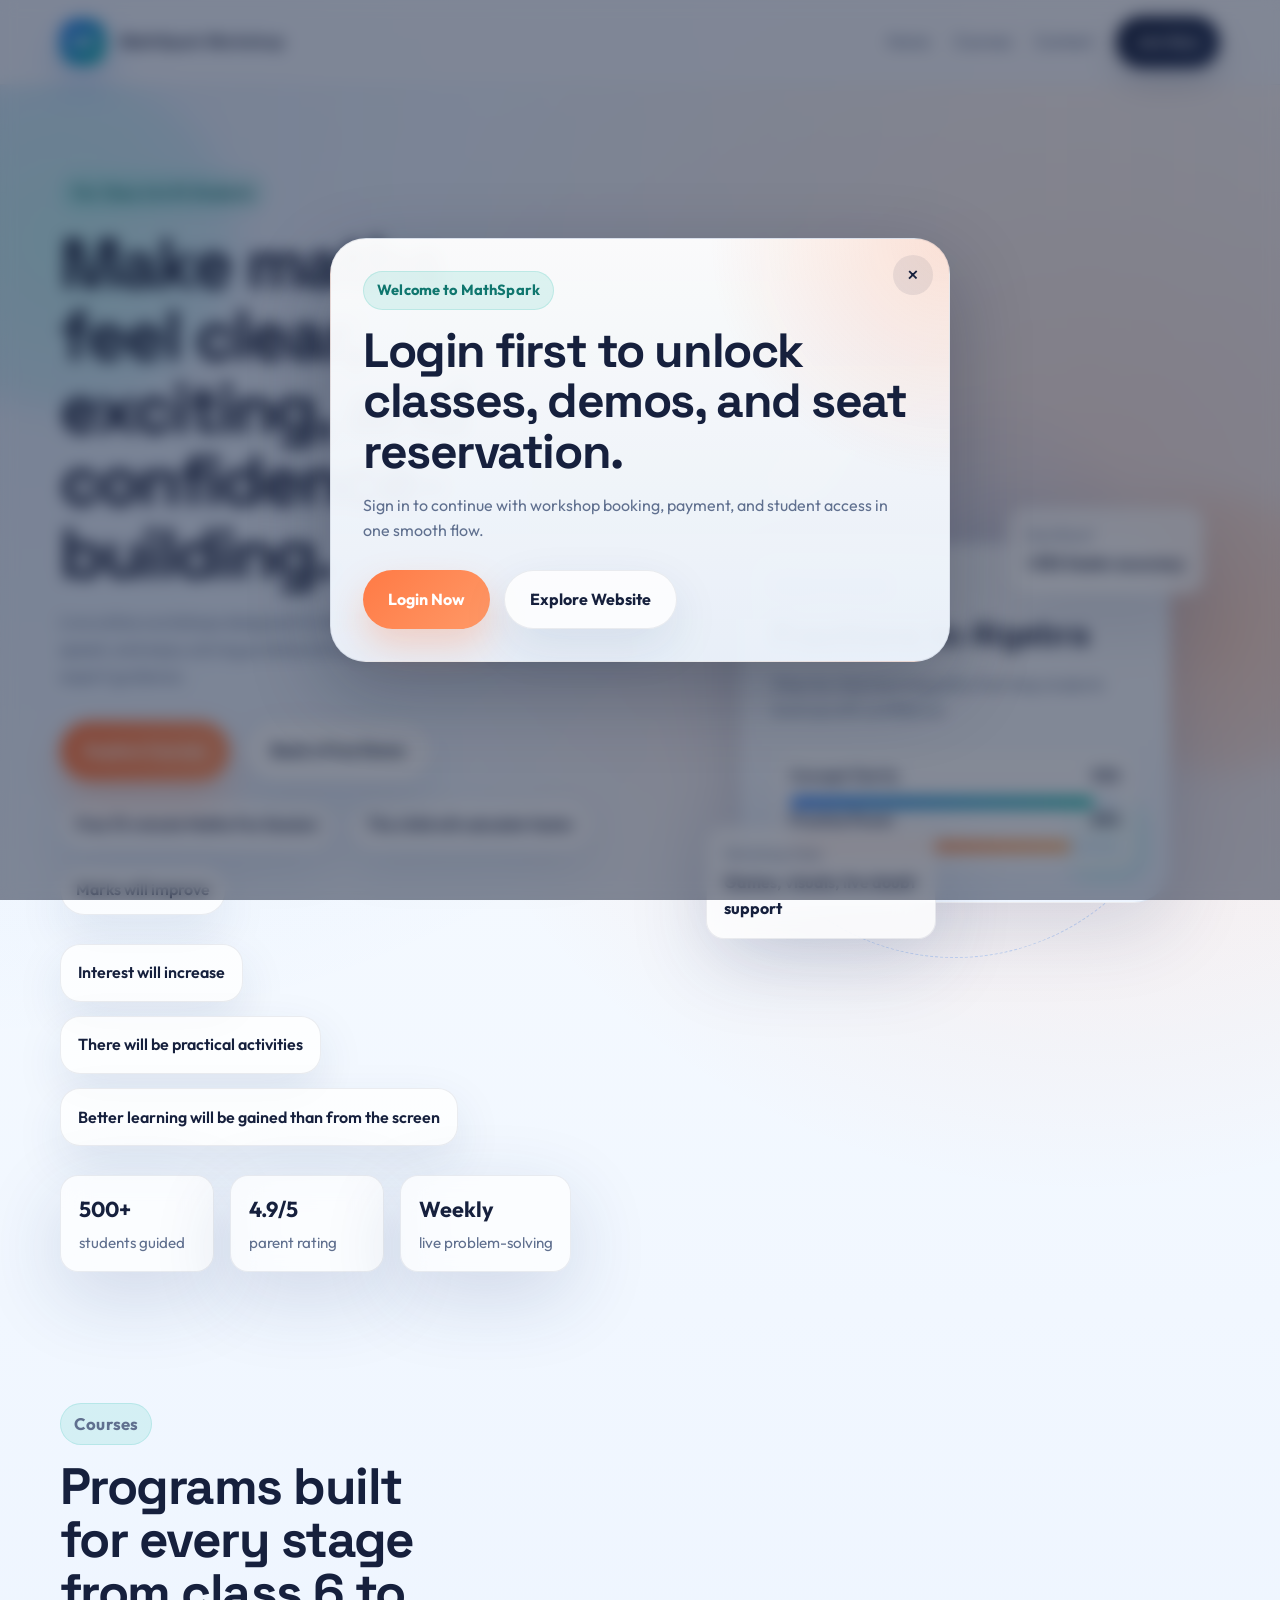
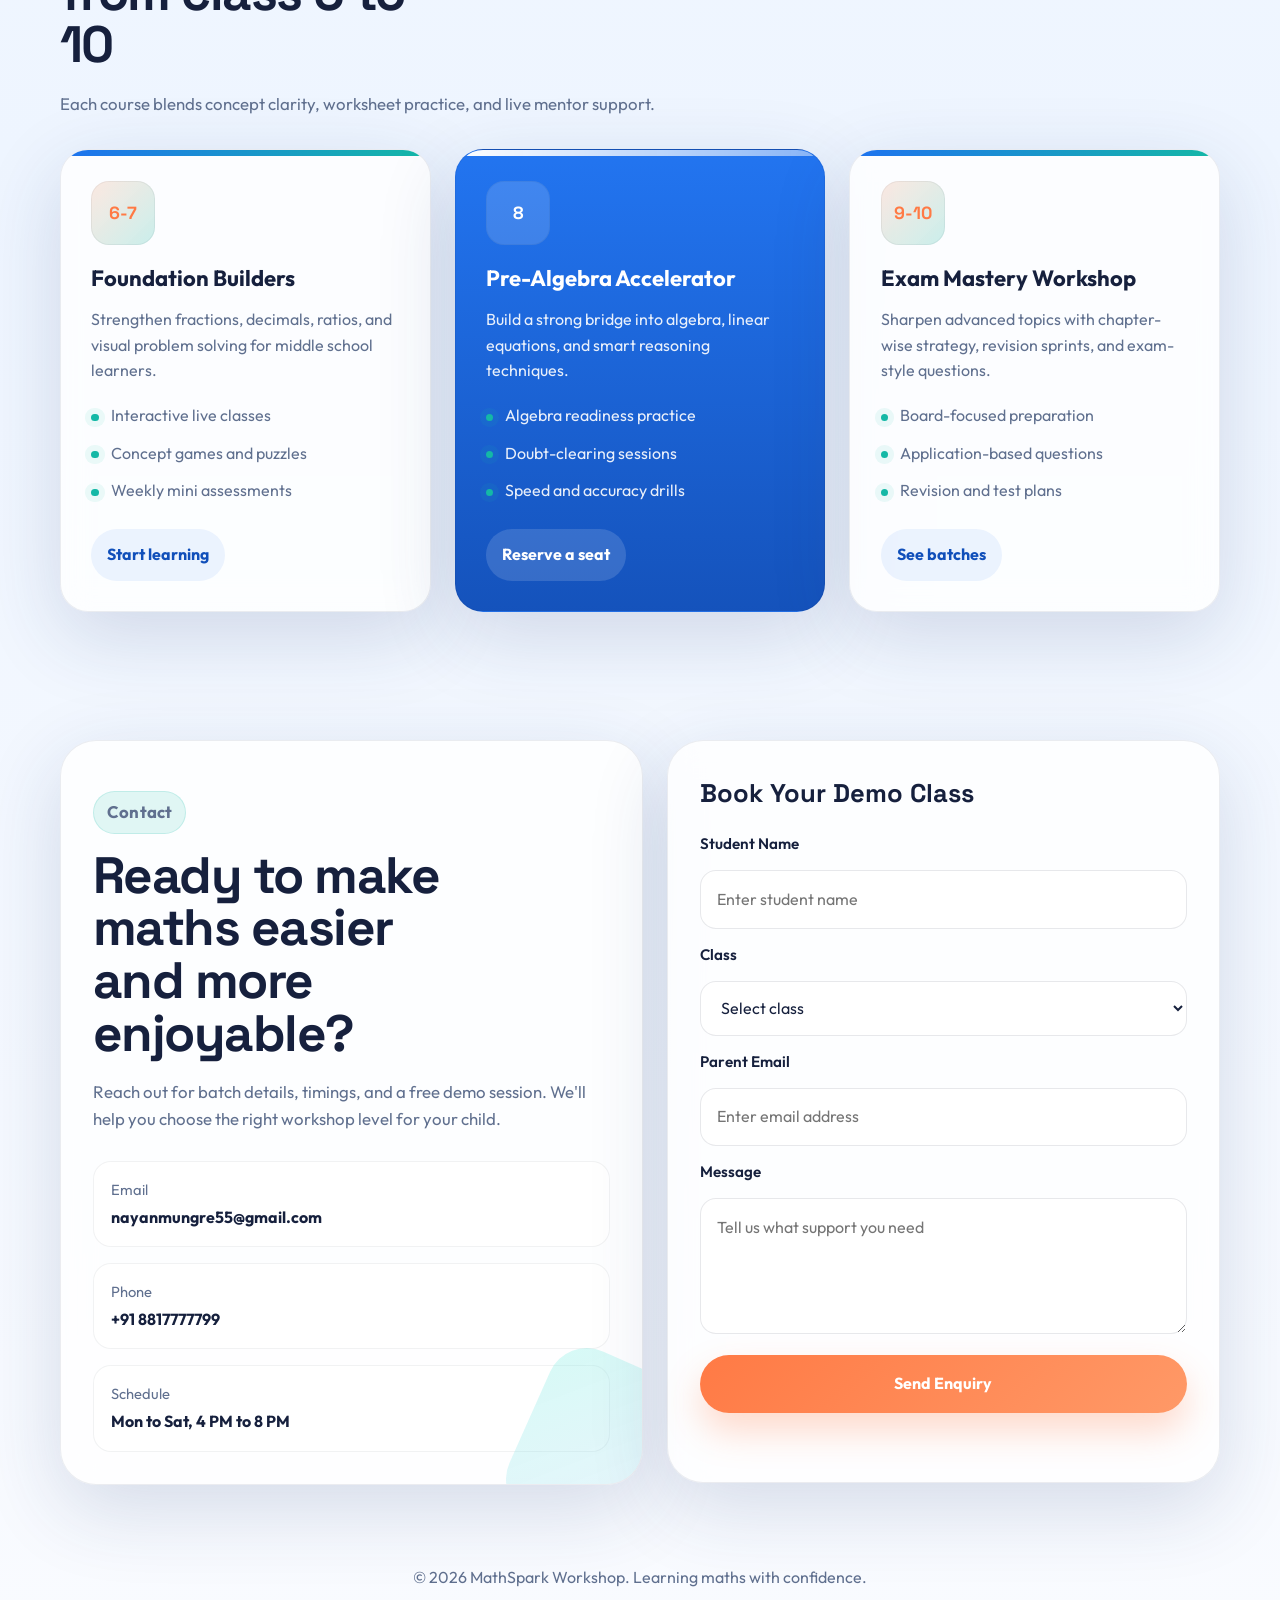
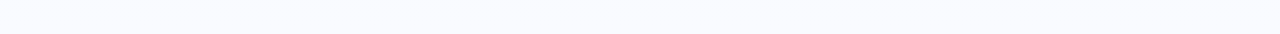
<file: index.html>
<!DOCTYPE html>
<html lang="en">
<head>
  <meta charset="UTF-8">
  <meta name="viewport" content="width=device-width, initial-scale=1.0">
  <title>MathSpark Workshop</title>
  <link rel="preconnect" href="https://fonts.googleapis.com">
  <link rel="preconnect" href="https://fonts.gstatic.com" crossorigin>
  <link href="https://fonts.googleapis.com/css2?family=Outfit:wght@300;400;500;600;700;800&family=Space+Grotesk:wght@500;700&display=swap" rel="stylesheet">
  <link rel="stylesheet" href="style.css">
</head>
<body>
  <div class="page-orb orb-one"></div>
  <div class="page-orb orb-two"></div>
  <div class="grid-glow"></div>
  <div class="login-popup is-visible" id="login-popup" aria-hidden="false">
    <div class="login-popup-backdrop" data-close-popup></div>
    <div class="login-popup-card reveal">
      <button class="popup-close" type="button" aria-label="Close login popup" data-close-popup>&times;</button>
      <p class="eyebrow">Welcome to MathSpark</p>
      <h2>Login first to unlock classes, demos, and seat reservation.</h2>
      <p>
        Sign in to continue with workshop booking, payment, and student access in one smooth flow.
      </p>
      <div class="popup-actions">
        <a href="login.html" class="btn btn-primary">Login Now</a>
        <button type="button" class="btn btn-secondary popup-dismiss" data-close-popup>Explore Website</button>
      </div>
    </div>
  </div>
  <header class="site-header">
    <nav class="navbar">
      <a href="#home" class="brand">
        <span class="brand-badge">MS</span>
        <span class="brand-text">MathSpark Workshop</span>
      </a>
      <button class="menu-toggle" aria-label="Open navigation menu" aria-expanded="false">
        <span></span>
        <span></span>
        <span></span>
      </button>
      <div class="nav-links">
        <a href="index.html">Home</a>
        <a href="courses.html">Courses</a>
        <a href="#contact">Contact</a>
        <a href="signup.html" class="nav-cta">Join Now</a>
      </div>
    </nav>
  </header>

  <main>
    <section class="hero" id="home">
      <div class="hero-content">
        <p class="eyebrow">For Class 6 to 10 Students</p>
        <h1>Make maths feel clear, exciting, and confidence-building.</h1>
        <p class="hero-copy">
          Live online workshops designed to help students strengthen concepts, improve speed,
          and enjoy solving problems through fun activities, smart practice, and expert guidance.
        </p>
        <div class="hero-actions">
          <a href="courses.html" class="btn btn-primary">Explore Courses</a>
          <a href="login.html?redirect=payment.html%3Fintent%3Ddemo" class="btn btn-secondary gated-link" data-redirect="payment.html?intent=demo">Book a Free Demo</a>
        </div>
        <div class="hero-highlights">
          <span>Free 15-minute Maths Fun Session</span>
          <span>The child will calculate faster</span>
          <span>Marks will improve</span>
        </div>
        <div class="hero-benefits">
          <div class="benefit-pill">Interest will increase</div>
          <div class="benefit-pill">There will be practical activities</div>
          <div class="benefit-pill">Better learning will be gained than from the screen</div>
        </div>
        <div class="hero-stats">
          <div>
            <strong>500+</strong>
            <span>students guided</span>
          </div>
          <div>
            <strong>4.9/5</strong>
            <span>parent rating</span>
          </div>
          <div>
            <strong>Weekly</strong>
            <span>live problem-solving</span>
          </div>
        </div>
      </div>

      <div class="hero-visual">
        <div class="visual-ring ring-one"></div>
        <div class="visual-ring ring-two"></div>
        <div class="visual-card card-main">
          <p class="card-label">Today's Focus</p>
          <h3>Fractions to Algebra</h3>
          <p>Step-by-step learning paths that help students level up with confidence.</p>
          <div class="progress-panel">
            <div class="progress-row">
              <span>Concept Clarity</span>
              <strong>92%</strong>
            </div>
            <div class="progress-bar">
              <span></span>
            </div>
            <div class="progress-row">
              <span>Practice Power</span>
              <strong>85%</strong>
            </div>
            <div class="progress-bar alt">
              <span></span>
            </div>
          </div>
        </div>
        <div class="visual-card card-floating top-card">
          <span>Quiz Boost</span>
          <strong>+35% faster accuracy</strong>
        </div>
        <div class="visual-card card-floating bottom-card">
          <span>Workshop Style</span>
          <strong>Games, visuals, live doubt support</strong>
        </div>
      </div>
    </section>

    <section class="courses" id="courses">
      <div class="section-heading">
        <p class="eyebrow">Courses</p>
        <h2>Programs built for every stage from class 6 to 10</h2>
        <p>Each course blends concept clarity, worksheet practice, and live mentor support.</p>
      </div>

      <div class="course-grid">
        <article class="course-card">
          <div class="course-icon">6-7</div>
          <h3>Foundation Builders</h3>
          <p>Strengthen fractions, decimals, ratios, and visual problem solving for middle school learners.</p>
          <ul>
            <li>Interactive live classes</li>
            <li>Concept games and puzzles</li>
            <li>Weekly mini assessments</li>
          </ul>
          <a href="login.html?redirect=payment.html%3Fcourse%3Dclass-6" class="course-link gated-link" data-redirect="payment.html?course=class-6" data-course="Class 6">Start learning</a>
        </article>

        <article class="course-card featured">
          <div class="course-icon">8</div>
          <h3>Pre-Algebra Accelerator</h3>
          <p>Build a strong bridge into algebra, linear equations, and smart reasoning techniques.</p>
          <ul>
            <li>Algebra readiness practice</li>
            <li>Doubt-clearing sessions</li>
            <li>Speed and accuracy drills</li>
          </ul>
          <a href="login.html?redirect=payment.html%3Fcourse%3Dclass-8" class="course-link gated-link" data-redirect="payment.html?course=class-8" data-course="Class 8">Reserve a seat</a>
        </article>

        <article class="course-card">
          <div class="course-icon">9-10</div>
          <h3>Exam Mastery Workshop</h3>
          <p>Sharpen advanced topics with chapter-wise strategy, revision sprints, and exam-style questions.</p>
          <ul>
            <li>Board-focused preparation</li>
            <li>Application-based questions</li>
            <li>Revision and test plans</li>
          </ul>
          <a href="courses.html" class="course-link">See batches</a>
        </article>
      </div>
    </section>

    <section class="contact" id="contact">
      <div class="contact-copy">
        <p class="eyebrow">Contact</p>
        <h2>Ready to make maths easier and more enjoyable?</h2>
        <p>
          Reach out for batch details, timings, and a free demo session. We'll help you choose the
          right workshop level for your child.
        </p>
        <div class="contact-points">
          <div>
            <span>Email</span>
            <strong>nayanmungre55@gmail.com</strong>
          </div>
          <div>
            <span>Phone</span>
            <strong>+91 8817777799</strong>
          </div>
          <div>
            <span>Schedule</span>
            <strong>Mon to Sat, 4 PM to 8 PM</strong>
          </div>
        </div>
      </div>

      <form class="contact-form">
        <h3>Book Your Demo Class</h3>
        <label for="name">Student Name</label>
        <input type="text" id="name" name="name" placeholder="Enter student name" required>

        <label for="grade">Class</label>
        <select id="grade" name="grade" required>
          <option value="">Select class</option>
          <option value="6">Class 6</option>
          <option value="7">Class 7</option>
          <option value="8">Class 8</option>
          <option value="9">Class 9</option>
          <option value="10">Class 10</option>
        </select>

        <label for="parent-email">Parent Email</label>
        <input type="email" id="parent-email" name="parent-email" placeholder="Enter email address" required>

        <label for="message">Message</label>
        <textarea id="message" name="message" rows="4" placeholder="Tell us what support you need"></textarea>

        <button type="submit" class="btn btn-primary full-width">Send Enquiry</button>
        <p class="form-status" aria-live="polite"></p>
      </form>
    </section>
  </main>

  <footer class="site-footer">
    <p>&copy; 2026 MathSpark Workshop. Learning maths with confidence.</p>
  </footer>

  <script src="firebase-config.js?v=5"></script>
  <script type="module" src="script.js?v=5"></script>
</body>
</html>
</file>
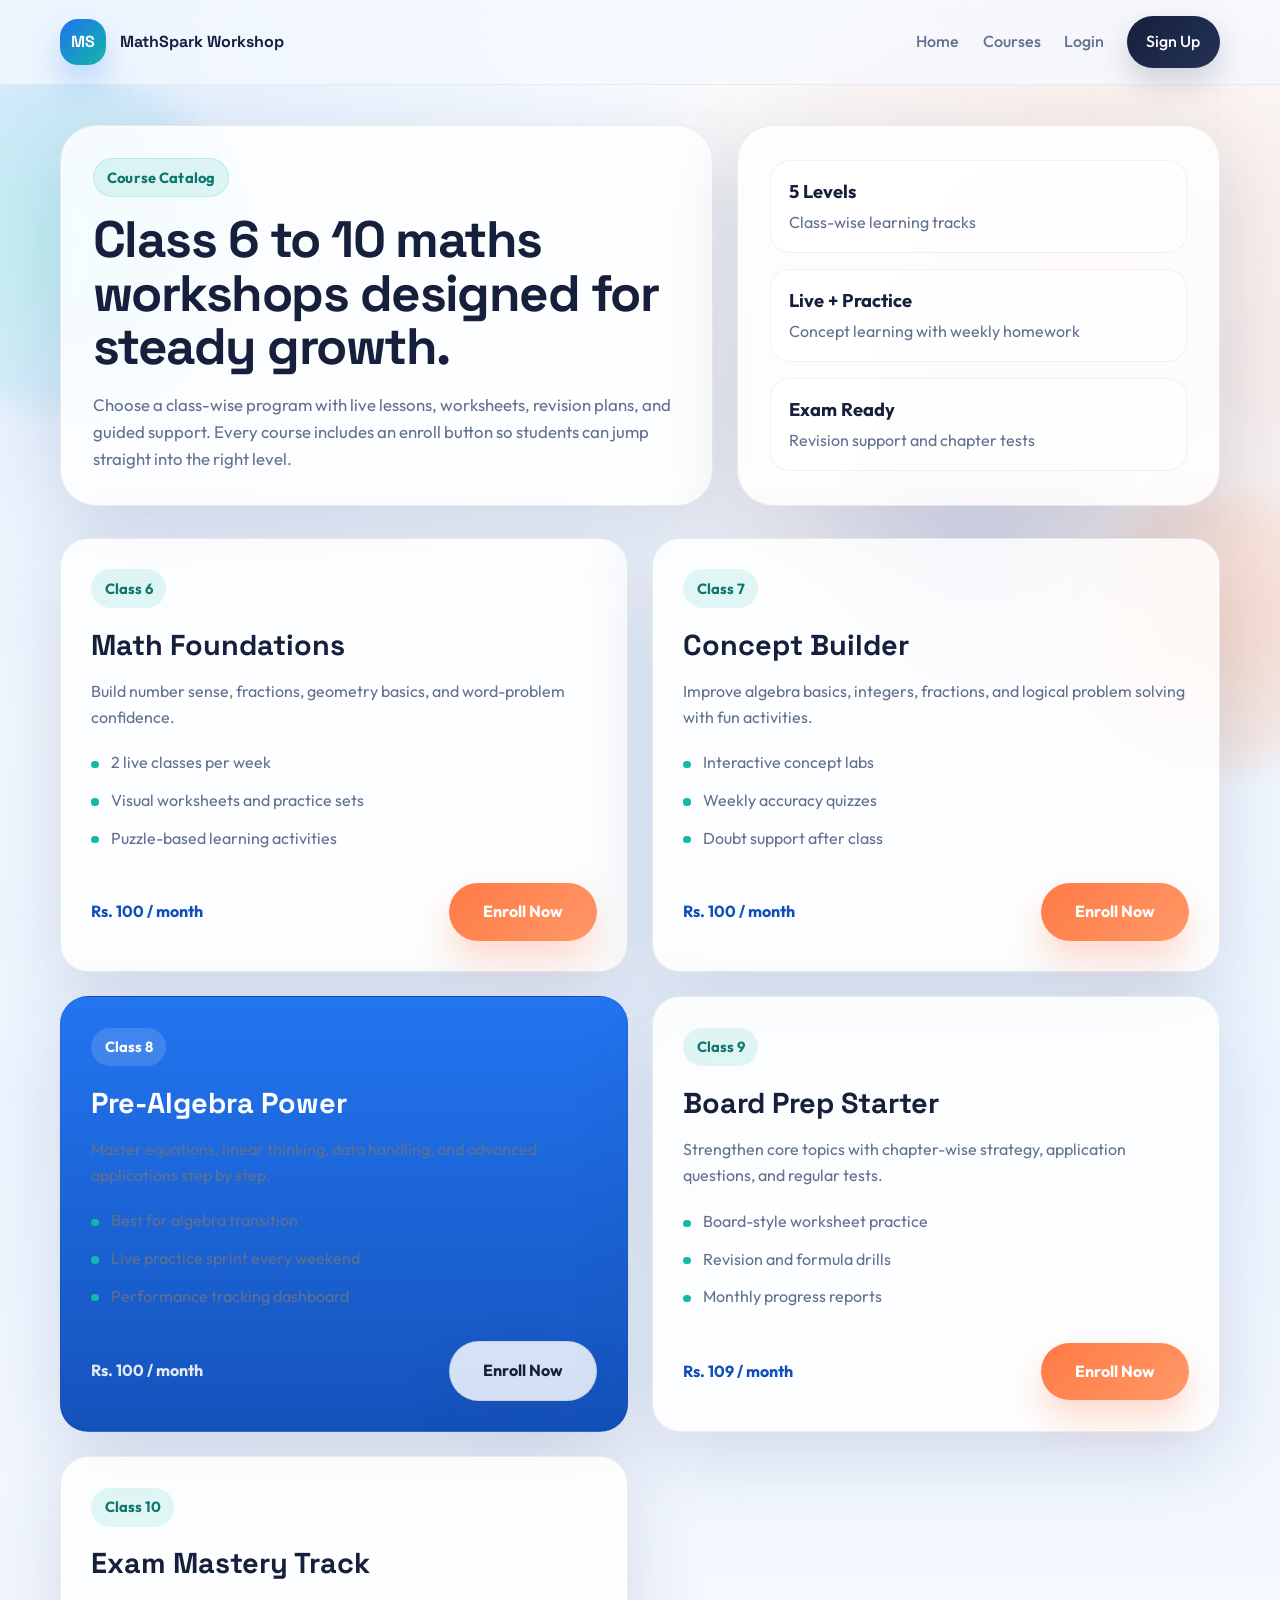
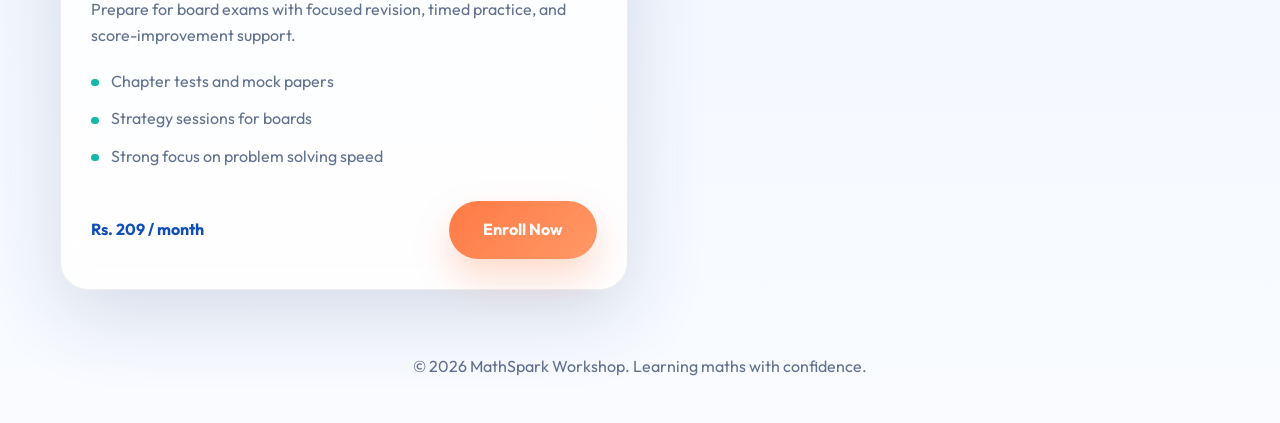
<file: courses.html>
<!DOCTYPE html>
<html lang="en">
<head>
  <meta charset="UTF-8">
  <meta name="viewport" content="width=device-width, initial-scale=1.0">
  <title>Courses | MathSpark Workshop</title>
  <link rel="preconnect" href="https://fonts.googleapis.com">
  <link rel="preconnect" href="https://fonts.gstatic.com" crossorigin>
  <link href="https://fonts.googleapis.com/css2?family=Outfit:wght@300;400;500;600;700;800&family=Space+Grotesk:wght@500;700&display=swap" rel="stylesheet">
  <link rel="stylesheet" href="style.css">
</head>
<body>
  <div class="page-orb orb-one"></div>
  <div class="page-orb orb-two"></div>
  <div class="grid-glow"></div>

  <header class="site-header">
    <nav class="navbar">
      <a href="index.html" class="brand">
        <span class="brand-badge">MS</span>
        <span class="brand-text">MathSpark Workshop</span>
      </a>
      <button class="menu-toggle" aria-label="Open navigation menu" aria-expanded="false">
        <span></span>
        <span></span>
        <span></span>
      </button>
      <div class="nav-links">
        <a href="index.html">Home</a>
        <a href="courses.html">Courses</a>
        <a href="login.html">Login</a>
        <a href="signup.html" class="nav-cta">Sign Up</a>
      </div>
    </nav>
  </header>

  <main class="inner-page">
    <section class="page-hero">
      <div class="page-hero-copy">
        <p class="eyebrow">Course Catalog</p>
        <h1>Class 6 to 10 maths workshops designed for steady growth.</h1>
        <p>
          Choose a class-wise program with live lessons, worksheets, revision plans, and guided
          support. Every course includes an enroll button so students can jump straight into the right level.
        </p>
      </div>
      <div class="page-hero-panel">
        <div class="mini-stat">
          <strong>5 Levels</strong>
          <span>Class-wise learning tracks</span>
        </div>
        <div class="mini-stat">
          <strong>Live + Practice</strong>
          <span>Concept learning with weekly homework</span>
        </div>
        <div class="mini-stat">
          <strong>Exam Ready</strong>
          <span>Revision support and chapter tests</span>
        </div>
      </div>
    </section>

    <section class="course-listing">
      <article class="class-card">
        <div class="class-card-top">
          <span class="class-pill">Class 6</span>
          <h2>Math Foundations</h2>
          <p>Build number sense, fractions, geometry basics, and word-problem confidence.</p>
        </div>
        <ul class="class-features">
          <li>2 live classes per week</li>
          <li>Visual worksheets and practice sets</li>
          <li>Puzzle-based learning activities</li>
        </ul>
        <div class="class-card-bottom">
          <span class="class-price">Rs. 100 / month</span>
          <a href="login.html?redirect=payment.html%3Fcourse%3Dclass-6" class="btn btn-primary enroll-button gated-link" data-redirect="payment.html?course=class-6" data-course="Class 6">Enroll Now</a>
        </div>
      </article>

      <article class="class-card">
        <div class="class-card-top">
          <span class="class-pill">Class 7</span>
          <h2>Concept Builder</h2>
          <p>Improve algebra basics, integers, fractions, and logical problem solving with fun activities.</p>
        </div>
        <ul class="class-features">
          <li>Interactive concept labs</li>
          <li>Weekly accuracy quizzes</li>
          <li>Doubt support after class</li>
        </ul>
        <div class="class-card-bottom">
          <span class="class-price">Rs. 100 / month</span>
          <a href="login.html?redirect=payment.html%3Fcourse%3Dclass-7" class="btn btn-primary enroll-button gated-link" data-redirect="payment.html?course=class-7" data-course="Class 7">Enroll Now</a>
        </div>
      </article>

      <article class="class-card featured-class">
        <div class="class-card-top">
          <span class="class-pill">Class 8</span>
          <h2>Pre-Algebra Power</h2>
          <p>Master equations, linear thinking, data handling, and advanced applications step by step.</p>
        </div>
        <ul class="class-features">
          <li>Best for algebra transition</li>
          <li>Live practice sprint every weekend</li>
          <li>Performance tracking dashboard</li>
        </ul>
        <div class="class-card-bottom">
          <span class="class-price">Rs. 100 / month</span>
          <a href="login.html?redirect=payment.html%3Fcourse%3Dclass-8" class="btn btn-secondary enroll-button gated-link" data-redirect="payment.html?course=class-8" data-course="Class 8">Enroll Now</a>
        </div>
      </article>

      <article class="class-card">
        <div class="class-card-top">
          <span class="class-pill">Class 9</span>
          <h2>Board Prep Starter</h2>
          <p>Strengthen core topics with chapter-wise strategy, application questions, and regular tests.</p>
        </div>
        <ul class="class-features">
          <li>Board-style worksheet practice</li>
          <li>Revision and formula drills</li>
          <li>Monthly progress reports</li>
        </ul>
        <div class="class-card-bottom">
          <span class="class-price">Rs. 109 / month</span>
          <a href="login.html?redirect=payment.html%3Fcourse%3Dclass-9" class="btn btn-primary enroll-button gated-link" data-redirect="payment.html?course=class-9" data-course="Class 9">Enroll Now</a>
        </div>
      </article>

      <article class="class-card">
        <div class="class-card-top">
          <span class="class-pill">Class 10</span>
          <h2>Exam Mastery Track</h2>
          <p>Prepare for board exams with focused revision, timed practice, and score-improvement support.</p>
        </div>
        <ul class="class-features">
          <li>Chapter tests and mock papers</li>
          <li>Strategy sessions for boards</li>
          <li>Strong focus on problem solving speed</li>
        </ul>
        <div class="class-card-bottom">
          <span class="class-price">Rs. 209 / month</span>
          <a href="login.html?redirect=payment.html%3Fcourse%3Dclass-10" class="btn btn-primary enroll-button gated-link" data-redirect="payment.html?course=class-10" data-course="Class 10">Enroll Now</a>
        </div>
      </article>
    </section>
  </main>

  <footer class="site-footer">
    <p>&copy; 2026 MathSpark Workshop. Learning maths with confidence.</p>
  </footer>

  <script src="firebase-config.js?v=5"></script>
  <script type="module" src="script.js?v=5"></script>
</body>
</html>
</file>
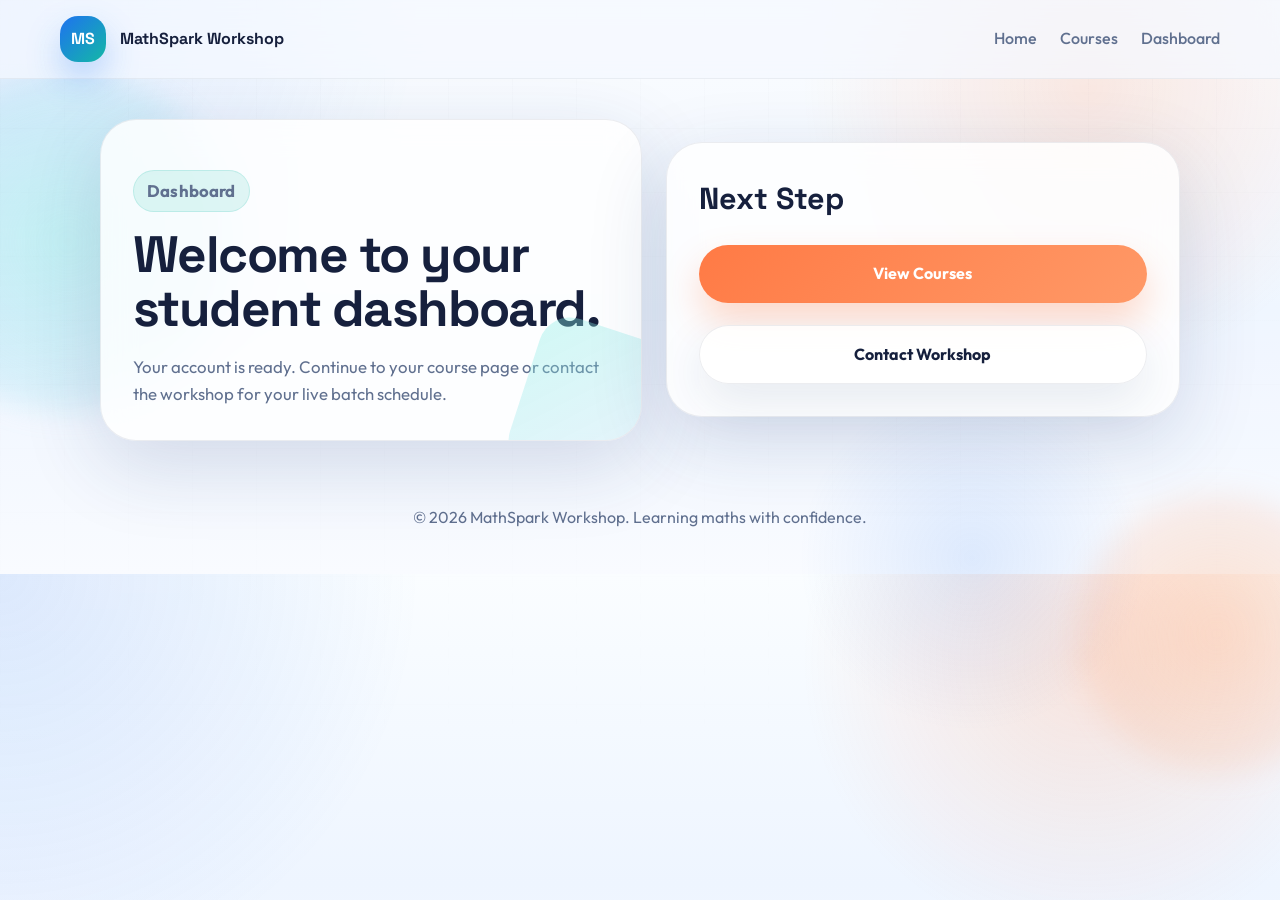
<file: dashboard.html>
<!DOCTYPE html>
<html lang="en">
<head>
  <meta charset="UTF-8">
  <meta name="viewport" content="width=device-width, initial-scale=1.0">
  <title>Dashboard | MathSpark Workshop</title>
  <link rel="preconnect" href="https://fonts.googleapis.com">
  <link rel="preconnect" href="https://fonts.gstatic.com" crossorigin>
  <link href="https://fonts.googleapis.com/css2?family=Outfit:wght@300;400;500;600;700;800&family=Space+Grotesk:wght@500;700&display=swap" rel="stylesheet">
  <link rel="stylesheet" href="style.css">
</head>
<body>
  <div class="page-orb orb-one"></div>
  <div class="page-orb orb-two"></div>
  <div class="grid-glow"></div>

  <header class="site-header">
    <nav class="navbar">
      <a href="index.html" class="brand">
        <span class="brand-badge">MS</span>
        <span class="brand-text">MathSpark Workshop</span>
      </a>
      <div class="nav-links">
        <a href="index.html">Home</a>
        <a href="courses.html">Courses</a>
        <a href="dashboard.html">Dashboard</a>
      </div>
    </nav>
  </header>

  <main class="auth-page">
    <section class="auth-layout">
      <div class="auth-copy">
        <p class="eyebrow">Dashboard</p>
        <h1>Welcome to your student dashboard.</h1>
        <p>Your account is ready. Continue to your course page or contact the workshop for your live batch schedule.</p>
      </div>
      <div class="auth-card">
        <h2>Next Step</h2>
        <a href="courses.html" class="btn btn-primary full-width">View Courses</a>
        <a href="index.html#contact" class="btn btn-secondary full-width">Contact Workshop</a>
      </div>
    </section>
  </main>

  <footer class="site-footer">
    <p>&copy; 2026 MathSpark Workshop. Learning maths with confidence.</p>
  </footer>
</body>
</html>
</file>
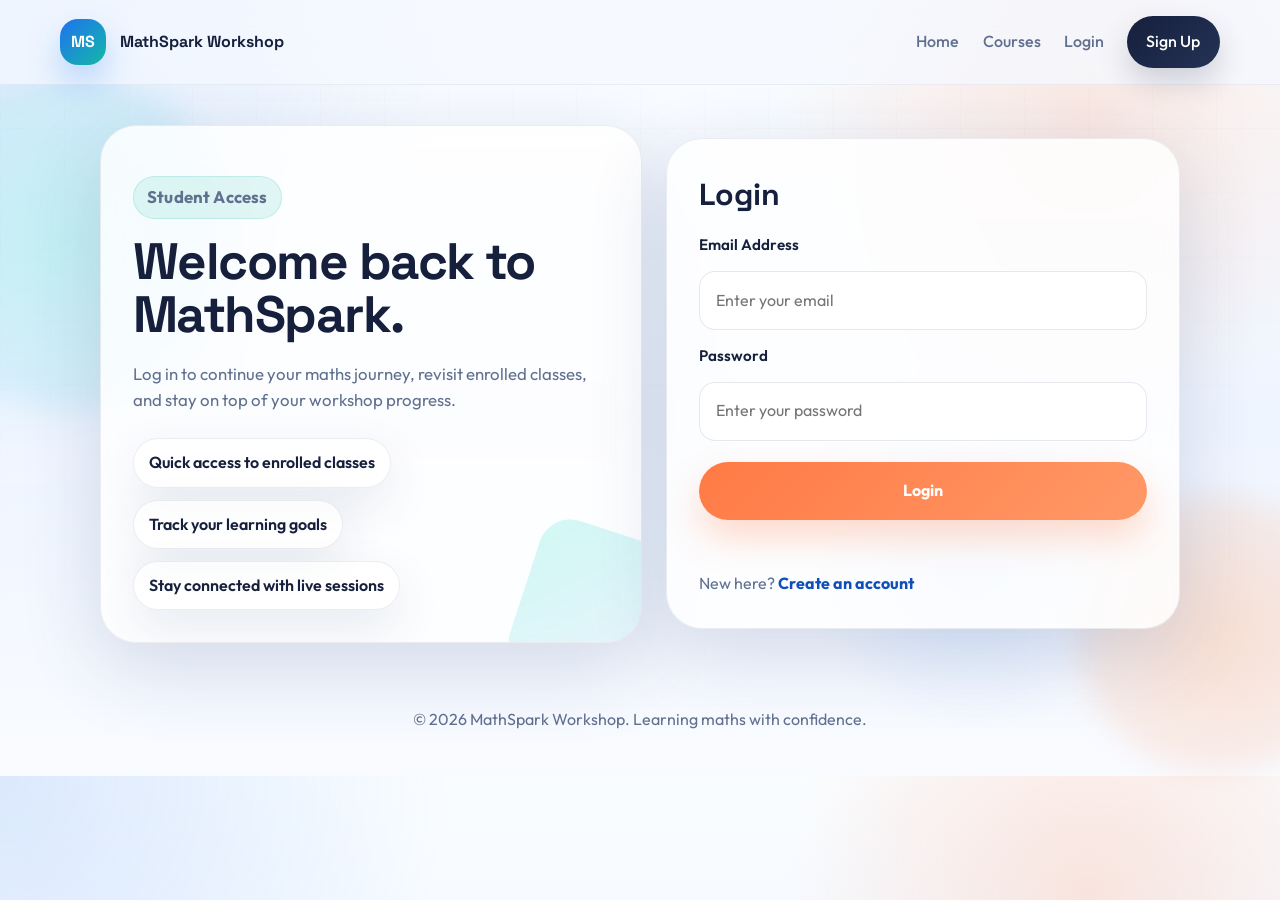
<file: login.html>
<!DOCTYPE html>
<html lang="en">
<head>
  <meta charset="UTF-8">
  <meta name="viewport" content="width=device-width, initial-scale=1.0">
  <title>Login | MathSpark Workshop</title>
  <link rel="preconnect" href="https://fonts.googleapis.com">
  <link rel="preconnect" href="https://fonts.gstatic.com" crossorigin>
  <link href="https://fonts.googleapis.com/css2?family=Outfit:wght@300;400;500;600;700;800&family=Space+Grotesk:wght@500;700&display=swap" rel="stylesheet">
  <link rel="stylesheet" href="style.css">
</head>
<body>
  <div class="page-orb orb-one"></div>
  <div class="page-orb orb-two"></div>
  <div class="grid-glow"></div>

  <header class="site-header">
    <nav class="navbar">
      <a href="index.html" class="brand">
        <span class="brand-badge">MS</span>
        <span class="brand-text">MathSpark Workshop</span>
      </a>
      <button class="menu-toggle" aria-label="Open navigation menu" aria-expanded="false">
        <span></span>
        <span></span>
        <span></span>
      </button>
      <div class="nav-links">
        <a href="index.html">Home</a>
        <a href="courses.html">Courses</a>
        <a href="login.html">Login</a>
        <a href="signup.html" class="nav-cta">Sign Up</a>
      </div>
    </nav>
  </header>

  <main class="auth-page">
    <section class="auth-layout">
      <div class="auth-copy">
        <p class="eyebrow">Student Access</p>
        <h1>Welcome back to MathSpark.</h1>
        <p>
          Log in to continue your maths journey, revisit enrolled classes, and stay on top of
          your workshop progress.
        </p>
        <div class="auth-points">
          <span>Quick access to enrolled classes</span>
          <span>Track your learning goals</span>
          <span>Stay connected with live sessions</span>
        </div>
      </div>

      <form class="auth-card auth-form" data-auth="login">
        <h2>Login</h2>
        <label for="login-email">Email Address</label>
        <input type="email" id="login-email" name="email" placeholder="Enter your email" required>

        <label for="login-password">Password</label>
        <input type="password" id="login-password" name="password" placeholder="Enter your password" required>

        <button type="submit" class="btn btn-primary full-width">Login</button>
        <p class="auth-status" aria-live="polite"></p>
        <p class="auth-switch">New here? <a href="signup.html" class="signup-redirect-link">Create an account</a></p>
      </form>
    </section>
  </main>

  <footer class="site-footer">
    <p>&copy; 2026 MathSpark Workshop. Learning maths with confidence.</p>
  </footer>

  <script src="firebase-config.js?v=5"></script>
  <script type="module" src="script.js?v=5"></script>
</body>
</html>
</file>
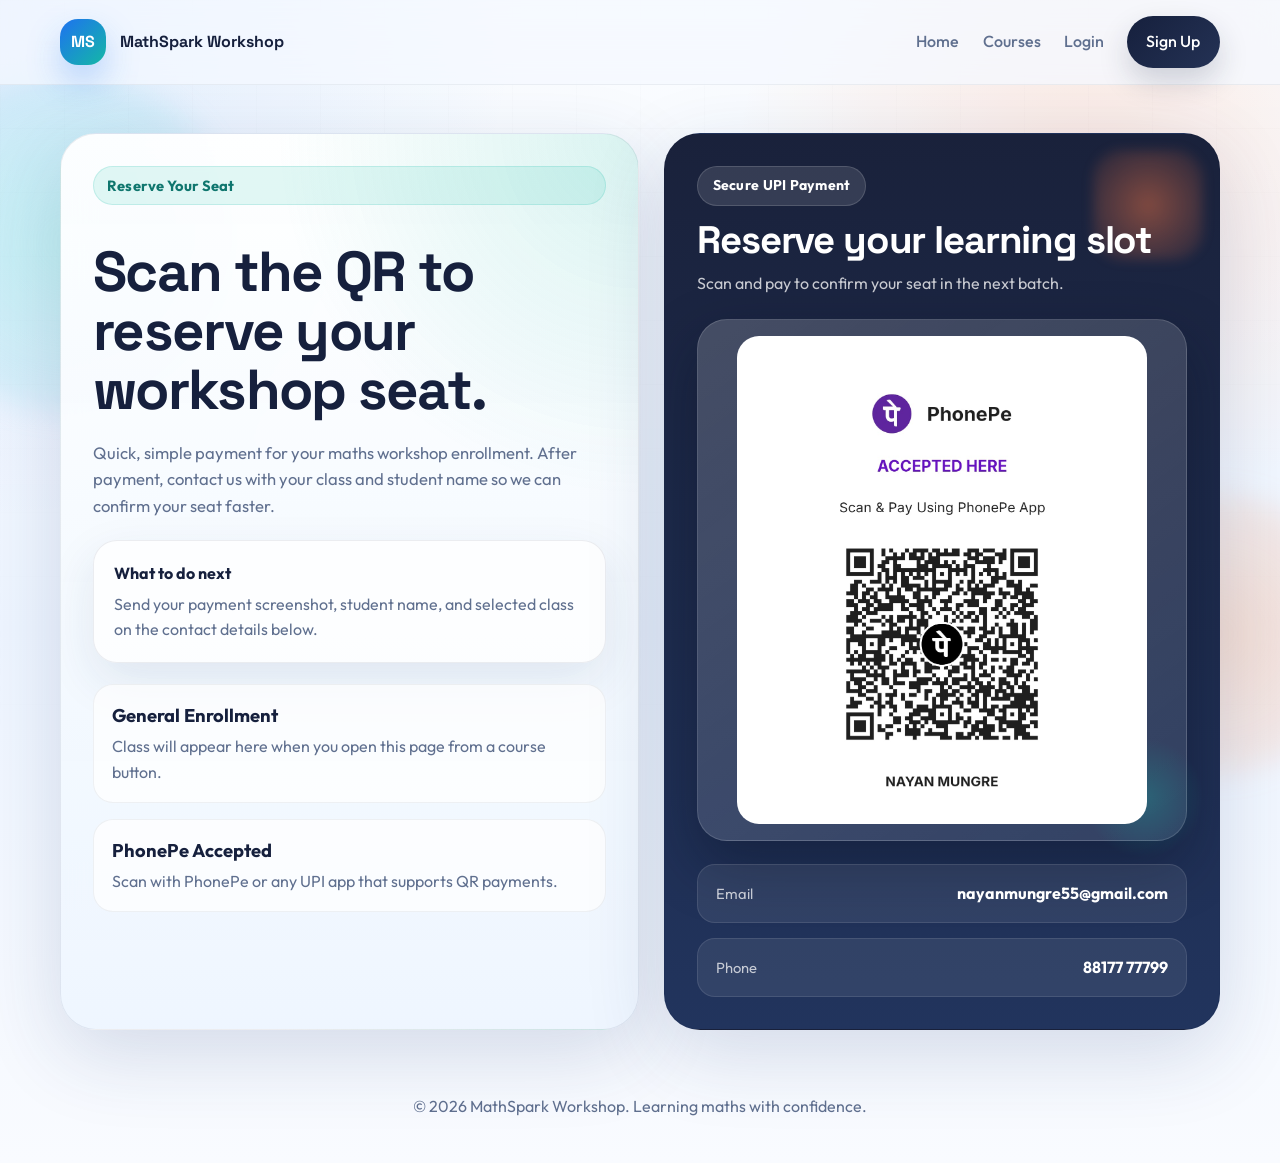
<file: payment.html>
<!DOCTYPE html>
<html lang="en">
<head>
  <meta charset="UTF-8">
  <meta name="viewport" content="width=device-width, initial-scale=1.0">
  <title>Reserve Your Seat | MathSpark Workshop</title>
  <link rel="preconnect" href="https://fonts.googleapis.com">
  <link rel="preconnect" href="https://fonts.gstatic.com" crossorigin>
  <link href="https://fonts.googleapis.com/css2?family=Outfit:wght@300;400;500;600;700;800&family=Space+Grotesk:wght@500;700&display=swap" rel="stylesheet">
  <link rel="stylesheet" href="style.css">
</head>
<body>
  <div class="page-orb orb-one"></div>
  <div class="page-orb orb-two"></div>
  <div class="grid-glow"></div>

  <header class="site-header">
    <nav class="navbar">
      <a href="index.html" class="brand">
        <span class="brand-badge">MS</span>
        <span class="brand-text">MathSpark Workshop</span>
      </a>
      <button class="menu-toggle" aria-label="Open navigation menu" aria-expanded="false">
        <span></span>
        <span></span>
        <span></span>
      </button>
      <div class="nav-links">
        <a href="index.html">Home</a>
        <a href="courses.html">Courses</a>
        <a href="login.html">Login</a>
        <a href="signup.html" class="nav-cta">Sign Up</a>
      </div>
    </nav>
  </header>

  <main class="inner-page payment-page">
    <section class="payment-hero">
      <div class="payment-copy">
        <p class="eyebrow payment-course-chip">Reserve Your Seat</p>
        <h1 class="payment-title">Scan the QR to reserve your workshop seat.</h1>
        <p class="payment-description">
          Quick, simple payment for your maths workshop enrollment. After payment, contact us with
          your class and student name so we can confirm your seat faster.
        </p>

        <div class="payment-note">
          <strong>What to do next</strong>
          <p>Send your payment screenshot, student name, and selected class on the contact details below.</p>
        </div>

        <div class="payment-meta">
          <div class="mini-stat">
            <strong class="payment-course-label">General Enrollment</strong>
            <span>Class will appear here when you open this page from a course button.</span>
          </div>
          <div class="mini-stat">
            <strong>PhonePe Accepted</strong>
            <span>Scan with PhonePe or any UPI app that supports QR payments.</span>
          </div>
        </div>
      </div>

      <div class="payment-card">
        <div class="payment-card-top">
          <span class="payment-badge">Secure UPI Payment</span>
          <h2>Reserve your learning slot</h2>
          <p>Scan and pay to confirm your seat in the next batch.</p>
        </div>

        <div class="qr-shell">
          <img src="assets/qr.jpeg" alt="PhonePe QR code for workshop enrollment payment" class="payment-qr">
        </div>

        <div class="payment-contact">
          <div class="contact-row">
            <span>Email</span>
            <a href="mailto:nayanmungre55@gmail.com">nayanmungre55@gmail.com</a>
          </div>
          <div class="contact-row">
            <span>Phone</span>
            <a href="tel:+918817777799">88177 77799</a>
          </div>
        </div>
      </div>
    </section>
  </main>

  <footer class="site-footer">
    <p>&copy; 2026 MathSpark Workshop. Learning maths with confidence.</p>
  </footer>

  <script src="firebase-config.js?v=5"></script>
  <script type="module" src="script.js?v=5"></script>
</body>
</html>
</file>
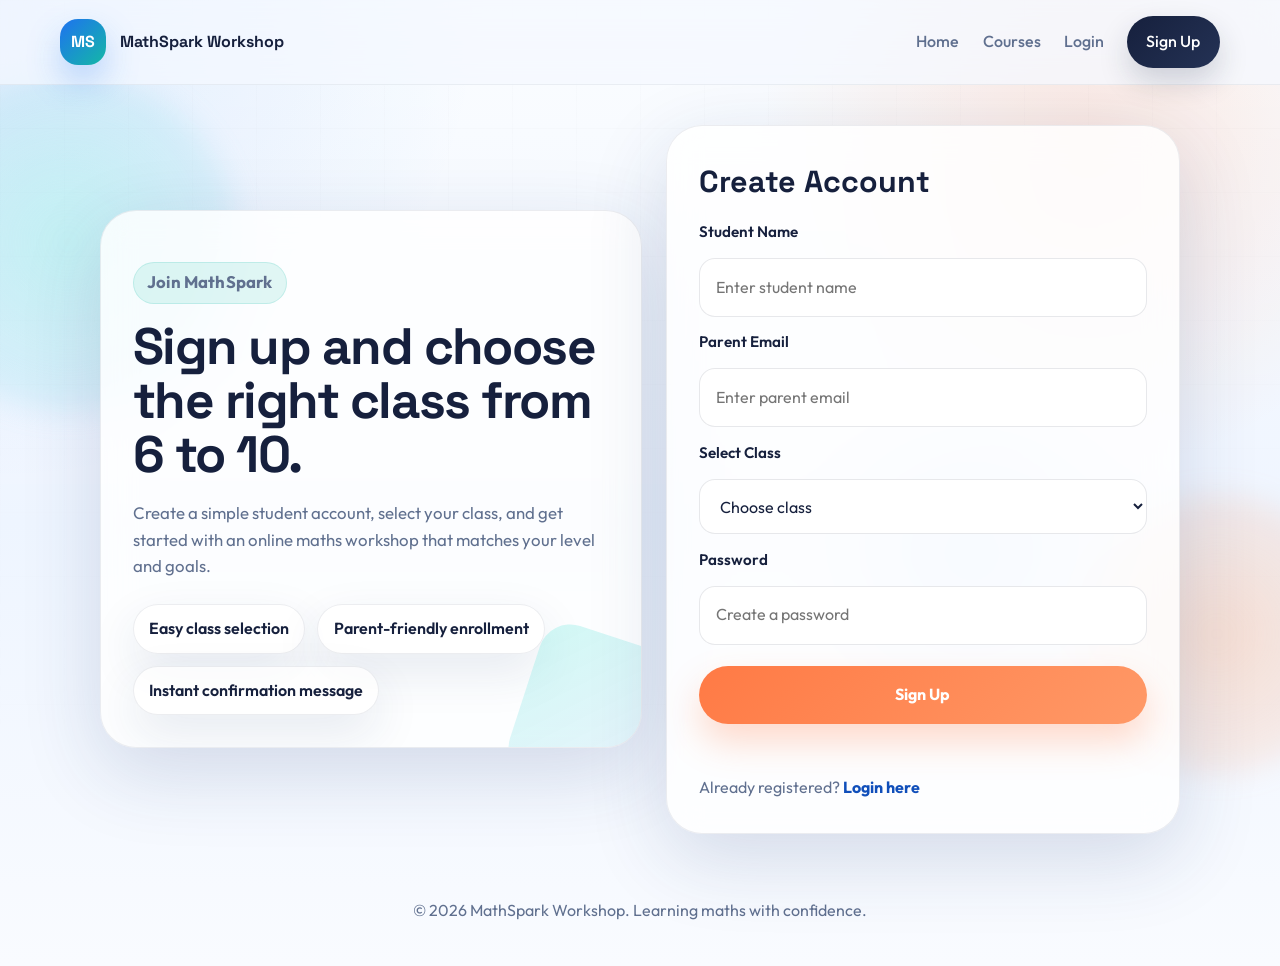
<file: signup.html>
<!DOCTYPE html>
<html lang="en">
<head>
  <meta charset="UTF-8">
  <meta name="viewport" content="width=device-width, initial-scale=1.0">
  <title>Sign Up | MathSpark Workshop</title>
  <link rel="preconnect" href="https://fonts.googleapis.com">
  <link rel="preconnect" href="https://fonts.gstatic.com" crossorigin>
  <link href="https://fonts.googleapis.com/css2?family=Outfit:wght@300;400;500;600;700;800&family=Space+Grotesk:wght@500;700&display=swap" rel="stylesheet">
  <link rel="stylesheet" href="style.css">
</head>
<body>
  <div class="page-orb orb-one"></div>
  <div class="page-orb orb-two"></div>
  <div class="grid-glow"></div>

  <header class="site-header">
    <nav class="navbar">
      <a href="index.html" class="brand">
        <span class="brand-badge">MS</span>
        <span class="brand-text">MathSpark Workshop</span>
      </a>
      <button class="menu-toggle" aria-label="Open navigation menu" aria-expanded="false">
        <span></span>
        <span></span>
        <span></span>
      </button>
      <div class="nav-links">
        <a href="index.html">Home</a>
        <a href="courses.html">Courses</a>
        <a href="login.html">Login</a>
        <a href="signup.html" class="nav-cta">Sign Up</a>
      </div>
    </nav>
  </header>

  <main class="auth-page">
    <section class="auth-layout">
      <div class="auth-copy">
        <p class="eyebrow">Join MathSpark</p>
        <h1>Sign up and choose the right class from 6 to 10.</h1>
        <p>
          Create a simple student account, select your class, and get started with an online maths
          workshop that matches your level and goals.
        </p>
        <div class="auth-points">
          <span>Easy class selection</span>
          <span>Parent-friendly enrollment</span>
          <span>Instant confirmation message</span>
        </div>
      </div>

      <form class="auth-card auth-form" data-auth="signup">
        <h2>Create Account</h2>
        <label for="signup-name">Student Name</label>
        <input type="text" id="signup-name" name="name" placeholder="Enter student name" required>

        <label for="signup-email">Parent Email</label>
        <input type="email" id="signup-email" name="email" placeholder="Enter parent email" required>

        <label for="signup-class">Select Class</label>
        <select id="signup-class" name="studentClass" required>
          <option value="">Choose class</option>
          <option value="Class 6">Class 6</option>
          <option value="Class 7">Class 7</option>
          <option value="Class 8">Class 8</option>
          <option value="Class 9">Class 9</option>
          <option value="Class 10">Class 10</option>
        </select>

        <label for="signup-password">Password</label>
        <input type="password" id="signup-password" name="password" placeholder="Create a password" required>

        <button type="submit" class="btn btn-primary full-width">Sign Up</button>
        <p class="auth-status" aria-live="polite"></p>
        <p class="auth-switch">Already registered? <a href="login.html">Login here</a></p>
      </form>
    </section>
  </main>

  <footer class="site-footer">
    <p>&copy; 2026 MathSpark Workshop. Learning maths with confidence.</p>
  </footer>

  <script src="firebase-config.js?v=5"></script>
  <script type="module" src="script.js?v=5"></script>
</body>
</html>
</file>
<file: style.css>
:root {
  --bg: #f4f8ff;
  --surface: rgba(255, 255, 255, 0.78);
  --surface-strong: #ffffff;
  --text: #16203d;
  --muted: #60708f;
  --primary: #ff7a45;
  --primary-dark: #ea5c2d;
  --secondary: #1e72f0;
  --secondary-dark: #104fba;
  --accent: #14b8a6;
  --accent-soft: #8ef0e5;
  --line: rgba(22, 32, 61, 0.08);
  --shadow: 0 24px 80px rgba(29, 55, 109, 0.16);
  --shadow-soft: 0 18px 48px rgba(29, 55, 109, 0.1);
  --radius-xl: 36px;
  --radius-lg: 28px;
  --radius-md: 22px;
  --radius-sm: 16px;
}

* {
  box-sizing: border-box;
  margin: 0;
  padding: 0;
}

html {
  scroll-behavior: smooth;
}

body {
  position: relative;
  overflow-x: hidden;
  font-family: "Outfit", sans-serif;
  color: var(--text);
  line-height: 1.6;
  background:
    radial-gradient(circle at top left, rgba(30, 114, 240, 0.14), transparent 30%),
    radial-gradient(circle at 85% 15%, rgba(255, 122, 69, 0.18), transparent 24%),
    linear-gradient(180deg, #fafdff 0%, #eef5ff 54%, #f9fbff 100%);
}

body::before {
  content: "";
  position: fixed;
  inset: 0;
  background:
    linear-gradient(rgba(255, 255, 255, 0.3), rgba(255, 255, 255, 0.3)),
    linear-gradient(90deg, rgba(22, 32, 61, 0.03) 1px, transparent 1px),
    linear-gradient(rgba(22, 32, 61, 0.03) 1px, transparent 1px);
  background-size: auto, 64px 64px, 64px 64px;
  mask-image: linear-gradient(180deg, rgba(0, 0, 0, 0.55), transparent 85%);
  pointer-events: none;
  z-index: -3;
}

a {
  color: inherit;
  text-decoration: none;
}

button,
input,
select,
textarea {
  font: inherit;
}

section,
.site-footer {
  width: min(1160px, calc(100% - 2rem));
  margin: 0 auto;
}

.page-orb,
.grid-glow {
  position: fixed;
  pointer-events: none;
  z-index: -2;
}

.page-orb {
  border-radius: 50%;
  filter: blur(14px);
  animation: drift 14s ease-in-out infinite;
}

.orb-one {
  width: 340px;
  height: 340px;
  top: 8%;
  left: -8%;
  background: radial-gradient(circle, rgba(142, 240, 229, 0.42), rgba(30, 114, 240, 0.06));
}

.orb-two {
  width: 280px;
  height: 280px;
  right: -6%;
  bottom: 14%;
  background: radial-gradient(circle, rgba(255, 173, 124, 0.34), rgba(255, 122, 69, 0.05));
  animation-delay: -4s;
}

.grid-glow {
  inset: auto 10% 18% auto;
  width: 360px;
  height: 360px;
  border-radius: 50%;
  background: radial-gradient(circle, rgba(30, 114, 240, 0.12), transparent 68%);
}

.site-header {
  position: sticky;
  top: 0;
  z-index: 20;
  backdrop-filter: blur(18px);
  background: rgba(244, 248, 255, 0.72);
  border-bottom: 1px solid rgba(22, 32, 61, 0.06);
}

.navbar {
  width: min(1160px, calc(100% - 2rem));
  margin: 0 auto;
  padding: 1rem 0;
  display: flex;
  align-items: center;
  justify-content: space-between;
  gap: 1rem;
}

.brand {
  display: flex;
  align-items: center;
  gap: 0.9rem;
  font-family: "Space Grotesk", sans-serif;
  font-weight: 700;
}

.brand-badge {
  width: 2.85rem;
  height: 2.85rem;
  display: grid;
  place-items: center;
  border-radius: 18px;
  color: #fff;
  background: linear-gradient(135deg, var(--secondary), var(--accent));
  box-shadow: 0 16px 34px rgba(30, 114, 240, 0.28);
}

.brand-text {
  font-size: 1rem;
}

.nav-links {
  display: flex;
  align-items: center;
  gap: 1.45rem;
  color: var(--muted);
  font-weight: 500;
}

.nav-links a {
  position: relative;
}

.nav-links a::after {
  content: "";
  position: absolute;
  left: 0;
  bottom: -0.35rem;
  width: 100%;
  height: 2px;
  border-radius: 999px;
  background: linear-gradient(90deg, var(--secondary), var(--accent));
  transform: scaleX(0);
  transform-origin: left;
  transition: transform 0.3s ease;
}

.nav-links a:hover::after,
.nav-links a:focus-visible::after {
  transform: scaleX(1);
}

.nav-links a:hover,
.nav-links a:focus-visible {
  color: var(--text);
}

.menu-toggle {
  display: none;
  background: transparent;
  border: 0;
}

.menu-toggle span {
  display: block;
  width: 1.7rem;
  height: 2px;
  margin: 4px 0;
  border-radius: 999px;
  background: var(--text);
  transition: transform 0.25s ease, opacity 0.25s ease;
}

.menu-toggle.active span:nth-child(1) {
  transform: translateY(6px) rotate(45deg);
}

.menu-toggle.active span:nth-child(2) {
  opacity: 0;
}

.menu-toggle.active span:nth-child(3) {
  transform: translateY(-6px) rotate(-45deg);
}

.nav-cta,
.btn,
.course-link {
  position: relative;
  overflow: hidden;
  display: inline-flex;
  align-items: center;
  justify-content: center;
  border: none;
  cursor: pointer;
  transition: transform 0.25s ease, box-shadow 0.25s ease, background 0.25s ease, color 0.25s ease;
}

.nav-cta {
  padding: 0.82rem 1.22rem;
  border-radius: 999px;
  color: #fff;
  background: linear-gradient(135deg, var(--text), #243255);
  box-shadow: 0 14px 30px rgba(22, 32, 61, 0.18);
}

.hero {
  position: relative;
  min-height: calc(100vh - 84px);
  padding: 5.5rem 0 4rem;
  display: grid;
  grid-template-columns: 1.06fr 0.94fr;
  align-items: center;
  gap: 2rem;
}

.hero-content {
  position: relative;
  z-index: 1;
}

.eyebrow {
  display: inline-flex;
  align-items: center;
  gap: 0.45rem;
  margin-bottom: 1rem;
  padding: 0.42rem 0.82rem;
  border-radius: 999px;
  background: rgba(20, 184, 166, 0.12);
  border: 1px solid rgba(20, 184, 166, 0.16);
  color: #0f766e;
  font-size: 0.92rem;
  font-weight: 700;
  letter-spacing: 0.01em;
}

.hero h1,
.section-heading h2,
.contact-copy h2,
.page-hero-copy h1,
.auth-copy h1 {
  font-family: "Space Grotesk", sans-serif;
  line-height: 1.03;
}

.hero h1 {
  font-size: clamp(3rem, 5.5vw, 5.6rem);
  max-width: 10.8ch;
  letter-spacing: -0.04em;
}

.hero-copy,
.section-heading p,
.contact-copy p,
.page-hero-copy p:last-child,
.auth-copy p {
  margin-top: 1.15rem;
  max-width: 60ch;
  color: var(--muted);
  font-size: 1.05rem;
}

.hero-actions,
.hero-highlights,
.hero-stats {
  display: flex;
  flex-wrap: wrap;
  gap: 1rem;
}

.hero-actions {
  margin: 2rem 0 1.2rem;
}

.hero-highlights {
  margin-bottom: 1.8rem;
}

.hero-benefits {
  display: grid;
  gap: 0.9rem;
  margin-bottom: 1.8rem;
}

.hero-highlights span,
.auth-points span {
  padding: 0.68rem 0.95rem;
  border-radius: 999px;
  background: rgba(255, 255, 255, 0.7);
  border: 1px solid rgba(22, 32, 61, 0.08);
  color: var(--text);
  font-weight: 600;
  box-shadow: var(--shadow-soft);
}

.benefit-pill {
  width: fit-content;
  max-width: 100%;
  padding: 0.95rem 1.05rem;
  border-radius: 20px;
  background: rgba(255, 255, 255, 0.78);
  border: 1px solid rgba(22, 32, 61, 0.08);
  color: var(--text);
  font-weight: 600;
  box-shadow: var(--shadow-soft);
}

.btn {
  padding: 1rem 1.55rem;
  border-radius: 999px;
  font-weight: 700;
}

.btn::before,
.nav-cta::before,
.course-link::before {
  content: "";
  position: absolute;
  inset: 0;
  background: linear-gradient(120deg, transparent 20%, rgba(255, 255, 255, 0.38) 48%, transparent 76%);
  transform: translateX(-130%);
  transition: transform 0.7s ease;
}

.btn:hover::before,
.nav-cta:hover::before,
.course-link:hover::before {
  transform: translateX(130%);
}

.btn:hover,
.nav-cta:hover,
.btn:focus-visible,
.nav-cta:focus-visible,
.course-link:hover,
.course-link:focus-visible {
  transform: translateY(-3px);
}

.btn-primary {
  color: #fff;
  background: linear-gradient(135deg, var(--primary), #ff9967);
  box-shadow: 0 18px 36px rgba(255, 122, 69, 0.28);
}

.btn-primary:hover,
.btn-primary:focus-visible {
  background: linear-gradient(135deg, var(--primary-dark), #ff8558);
}

.btn-secondary {
  color: var(--text);
  background: rgba(255, 255, 255, 0.82);
  border: 1px solid rgba(22, 32, 61, 0.08);
  box-shadow: var(--shadow-soft);
}

.hero-stats div,
.visual-card,
.course-card,
.contact-form,
.contact-copy,
.page-hero-copy,
.page-hero-panel,
.class-card,
.auth-copy,
.auth-card {
  border: 1px solid var(--line);
  box-shadow: var(--shadow);
}

.hero-stats div {
  position: relative;
  min-width: 154px;
  padding: 1rem 1.1rem;
  border-radius: 18px;
  background: rgba(255, 255, 255, 0.68);
  backdrop-filter: blur(14px);
  transition: transform 0.35s ease, box-shadow 0.35s ease;
}

.hero-stats div:hover {
  transform: translateY(-6px);
  box-shadow: 0 28px 48px rgba(29, 55, 109, 0.16);
}

.hero-stats strong {
  display: block;
  font-size: 1.35rem;
  margin-bottom: 0.2rem;
}

.hero-stats span {
  color: var(--muted);
  font-size: 0.95rem;
}

.hero-visual {
  position: relative;
  min-height: 560px;
  display: grid;
  place-items: center;
}

.visual-ring {
  position: absolute;
  border-radius: 50%;
  border: 1px dashed rgba(30, 114, 240, 0.22);
  animation: spin 22s linear infinite;
}

.ring-one {
  width: 470px;
  height: 470px;
}

.ring-two {
  width: 340px;
  height: 340px;
  border-color: rgba(255, 122, 69, 0.2);
  animation-direction: reverse;
  animation-duration: 16s;
}

.visual-card {
  position: relative;
  background: var(--surface);
  backdrop-filter: blur(18px);
  -webkit-backdrop-filter: blur(18px);
}

.card-main {
  width: min(100%, 430px);
  padding: 2rem;
  border-radius: var(--radius-xl);
  background:
    linear-gradient(180deg, rgba(255, 255, 255, 0.94), rgba(236, 244, 255, 0.92)),
    #fff;
  animation: float 5.2s ease-in-out infinite;
}

.card-main::after {
  content: "";
  position: absolute;
  inset: auto 1.2rem 1.1rem auto;
  width: 88px;
  height: 88px;
  border-radius: 24px;
  background: radial-gradient(circle, rgba(142, 240, 229, 0.7), rgba(30, 114, 240, 0.04));
  opacity: 0.8;
}

.card-label {
  color: var(--secondary);
  font-weight: 700;
  letter-spacing: 0.06em;
  text-transform: uppercase;
  font-size: 0.82rem;
}

.card-main h3 {
  position: relative;
  z-index: 1;
  margin: 0.75rem 0;
  font-size: 2rem;
  font-family: "Space Grotesk", sans-serif;
}

.card-main p:last-of-type {
  position: relative;
  z-index: 1;
  color: var(--muted);
}

.progress-panel {
  position: relative;
  z-index: 1;
  margin-top: 1.5rem;
  padding: 1rem;
  border-radius: 20px;
  background: rgba(255, 255, 255, 0.72);
  border: 1px solid rgba(22, 32, 61, 0.08);
}

.progress-row {
  display: flex;
  justify-content: space-between;
  gap: 1rem;
  font-size: 0.95rem;
  font-weight: 600;
}

.progress-row + .progress-row {
  margin-top: 0.9rem;
}

.progress-bar {
  margin-top: 0.55rem;
  height: 0.7rem;
  border-radius: 999px;
  background: rgba(30, 114, 240, 0.09);
  overflow: hidden;
}

.progress-bar span {
  display: block;
  height: 100%;
  width: 92%;
  border-radius: inherit;
  background: linear-gradient(90deg, var(--secondary), var(--accent));
  animation: growBar 1.8s ease forwards;
}

.progress-bar.alt span {
  width: 85%;
  background: linear-gradient(90deg, var(--primary), #ffb067);
  animation-delay: 0.2s;
}

.card-floating {
  position: absolute;
  max-width: 230px;
  padding: 1rem 1.1rem;
  border-radius: 18px;
  animation: bob 4.8s ease-in-out infinite;
}

.card-floating span {
  display: block;
  color: var(--muted);
  font-size: 0.9rem;
  margin-bottom: 0.3rem;
}

.card-floating strong {
  font-size: 1rem;
}

.top-card {
  top: 4rem;
  right: 1rem;
  animation-delay: -1s;
}

.bottom-card {
  left: 1rem;
  bottom: 4rem;
  animation-delay: -2.4s;
}

.courses,
.contact {
  padding: 3rem 0 5rem;
}

.section-heading {
  margin-bottom: 2rem;
}

.section-heading h2,
.contact-copy h2 {
  font-size: clamp(2.2rem, 4vw, 3.35rem);
  max-width: 12ch;
  letter-spacing: -0.03em;
}

.course-grid {
  display: grid;
  grid-template-columns: repeat(3, 1fr);
  gap: 1.5rem;
}

.course-card {
  position: relative;
  overflow: hidden;
  padding: 1.9rem;
  border-radius: var(--radius-lg);
  background: rgba(255, 255, 255, 0.8);
  backdrop-filter: blur(14px);
  -webkit-backdrop-filter: blur(14px);
  transition: transform 0.35s ease, box-shadow 0.35s ease, border-color 0.35s ease;
}

.course-card::before {
  content: "";
  position: absolute;
  inset: 0 auto auto 0;
  width: 100%;
  height: 6px;
  background: linear-gradient(90deg, var(--secondary), var(--accent));
}

.course-card:hover {
  transform: translateY(-10px);
  box-shadow: 0 30px 60px rgba(29, 55, 109, 0.18);
  border-color: rgba(30, 114, 240, 0.16);
}

.course-card.featured {
  background: linear-gradient(180deg, rgba(30, 114, 240, 0.98), rgba(16, 79, 186, 0.98));
  color: #fff;
}

.course-card.featured::before {
  background: linear-gradient(90deg, #ffffff, rgba(255, 255, 255, 0.45));
}

.course-card.featured p,
.course-card.featured li,
.course-card.featured .course-link {
  color: rgba(255, 255, 255, 0.9);
}

.course-icon {
  width: 4rem;
  height: 4rem;
  display: grid;
  place-items: center;
  border-radius: 18px;
  margin-bottom: 1rem;
  font-family: "Space Grotesk", sans-serif;
  font-size: 1.1rem;
  font-weight: 700;
  background: linear-gradient(135deg, rgba(255, 122, 69, 0.16), rgba(20, 184, 166, 0.22));
  color: var(--primary);
  box-shadow: inset 0 0 0 1px rgba(22, 32, 61, 0.06);
}

.course-card.featured .course-icon {
  background: rgba(255, 255, 255, 0.14);
  color: #fff;
}

.course-card h3 {
  margin-bottom: 0.7rem;
  font-size: 1.38rem;
}

.course-card p {
  color: var(--muted);
}

.course-card ul {
  list-style: none;
  margin-top: 1.2rem;
}

.course-card li {
  position: relative;
  padding-left: 1.2rem;
  margin-bottom: 0.75rem;
  color: var(--muted);
}

.course-card li::before {
  content: "";
  position: absolute;
  left: 0;
  top: 0.65rem;
  width: 0.45rem;
  height: 0.45rem;
  border-radius: 50%;
  background: var(--accent);
  box-shadow: 0 0 0 6px rgba(20, 184, 166, 0.08);
}

.course-link {
  margin-top: 0.8rem;
  width: fit-content;
  padding: 0.82rem 1rem;
  border-radius: 999px;
  color: var(--secondary-dark);
  background: rgba(30, 114, 240, 0.08);
  font-weight: 700;
}

.course-card.featured .course-link {
  background: rgba(255, 255, 255, 0.14);
  color: #fff;
}

.contact {
  display: grid;
  grid-template-columns: 1fr 0.95fr;
  gap: 1.5rem;
  align-items: start;
}

.contact-copy,
.contact-form {
  padding: 2rem;
  border-radius: var(--radius-xl);
  background: rgba(255, 255, 255, 0.8);
  backdrop-filter: blur(16px);
  -webkit-backdrop-filter: blur(16px);
}

.contact-copy {
  position: relative;
  overflow: hidden;
}

.contact-copy::after {
  content: "";
  position: absolute;
  right: -60px;
  bottom: -60px;
  width: 180px;
  height: 180px;
  border-radius: 40px;
  background: linear-gradient(135deg, rgba(142, 240, 229, 0.36), rgba(30, 114, 240, 0.08));
  transform: rotate(24deg);
}

.contact-points {
  display: grid;
  gap: 1rem;
  margin-top: 1.75rem;
}

.contact-points div {
  padding: 1rem 1.05rem;
  border-radius: 18px;
  background: rgba(255, 255, 255, 0.7);
  border: 1px solid rgba(22, 32, 61, 0.06);
}

.contact-points span {
  display: block;
  color: var(--muted);
  font-size: 0.92rem;
  margin-bottom: 0.2rem;
}

.contact-form {
  display: grid;
  gap: 0.85rem;
}

.contact-form h3 {
  font-family: "Space Grotesk", sans-serif;
  font-size: 1.6rem;
  margin-bottom: 0.3rem;
}

.contact-form label {
  font-weight: 600;
  font-size: 0.95rem;
}

.contact-form input,
.contact-form select,
.contact-form textarea,
.auth-card input,
.auth-card select {
  width: 100%;
  padding: 0.98rem 1rem;
  border-radius: 16px;
  border: 1px solid rgba(22, 32, 61, 0.1);
  background: rgba(255, 255, 255, 0.92);
  color: var(--text);
  outline: none;
  transition: border-color 0.25s ease, box-shadow 0.25s ease, transform 0.25s ease;
}

.contact-form input:focus,
.contact-form select:focus,
.contact-form textarea:focus,
.auth-card input:focus,
.auth-card select:focus {
  transform: translateY(-1px);
  border-color: rgba(30, 114, 240, 0.34);
  box-shadow: 0 0 0 4px rgba(30, 114, 240, 0.11);
}

.full-width {
  width: 100%;
  margin-top: 0.5rem;
}

.form-status {
  min-height: 1.5rem;
  color: #0f766e;
  font-weight: 600;
}

.site-footer {
  padding: 0 0 2.7rem;
  color: var(--muted);
  text-align: center;
}

.inner-page,
.auth-page {
  padding: 2.5rem 0 4rem;
}

.page-hero {
  display: grid;
  grid-template-columns: 1.15fr 0.85fr;
  gap: 1.5rem;
  align-items: stretch;
  margin-bottom: 2rem;
}

.page-hero-copy,
.page-hero-panel,
.class-card,
.auth-copy,
.auth-card {
  border: 1px solid var(--line);
  box-shadow: var(--shadow);
  background: rgba(255, 255, 255, 0.82);
  backdrop-filter: blur(16px);
  -webkit-backdrop-filter: blur(16px);
}

.page-hero-copy,
.page-hero-panel,
.auth-copy,
.auth-card {
  padding: 2rem;
  border-radius: var(--radius-xl);
}

.page-hero-copy h1,
.auth-copy h1 {
  font-family: "Space Grotesk", sans-serif;
  font-size: clamp(2.3rem, 4vw, 4rem);
  line-height: 1.05;
  letter-spacing: -0.03em;
}

.page-hero-panel {
  display: grid;
  gap: 1rem;
  align-content: center;
}

.mini-stat {
  padding: 1rem 1.1rem;
  border-radius: 20px;
  background: rgba(255, 255, 255, 0.7);
  border: 1px solid rgba(22, 32, 61, 0.06);
}

.mini-stat strong {
  display: block;
  margin-bottom: 0.25rem;
  font-size: 1.15rem;
}

.mini-stat span {
  color: var(--muted);
}

.course-listing {
  display: grid;
  grid-template-columns: repeat(2, 1fr);
  gap: 1.5rem;
}

.class-card {
  display: grid;
  gap: 1.25rem;
  padding: 1.9rem;
  border-radius: var(--radius-lg);
  transition: transform 0.3s ease, box-shadow 0.3s ease;
}

.class-card:hover {
  transform: translateY(-8px);
  box-shadow: 0 30px 60px rgba(29, 55, 109, 0.18);
}

.featured-class {
  background: linear-gradient(180deg, rgba(30, 114, 240, 0.98), rgba(16, 79, 186, 0.98));
  color: #fff;
}

.featured-class p,
.featured-class li,
.featured-class .class-price {
  color: rgba(255, 255, 255, 0.88);
}

.class-pill {
  display: inline-flex;
  width: fit-content;
  padding: 0.48rem 0.82rem;
  border-radius: 999px;
  background: rgba(20, 184, 166, 0.12);
  color: #0f766e;
  font-size: 0.92rem;
  font-weight: 700;
}

.featured-class .class-pill {
  background: rgba(255, 255, 255, 0.14);
  color: #fff;
}

.class-card-top h2 {
  margin-top: 0.85rem;
  font-family: "Space Grotesk", sans-serif;
  font-size: 1.8rem;
}

.class-card-top p {
  margin-top: 0.7rem;
  color: var(--muted);
}

.class-features {
  list-style: none;
}

.class-features li {
  position: relative;
  padding-left: 1.2rem;
  margin-bottom: 0.75rem;
  color: var(--muted);
}

.class-features li::before {
  content: "";
  position: absolute;
  left: 0;
  top: 0.65rem;
  width: 0.45rem;
  height: 0.45rem;
  border-radius: 50%;
  background: var(--accent);
}

.class-card-bottom {
  display: flex;
  flex-wrap: wrap;
  align-items: center;
  justify-content: space-between;
  gap: 1rem;
}

.class-price {
  font-weight: 700;
  color: var(--secondary-dark);
}

.enroll-button {
  min-width: 148px;
}

.auth-layout {
  width: min(1080px, calc(100% - 2rem));
  margin: 0 auto;
  display: grid;
  grid-template-columns: 1fr 0.95fr;
  gap: 1.5rem;
  align-items: center;
}

.auth-copy {
  position: relative;
  overflow: hidden;
}

.auth-copy::after {
  content: "";
  position: absolute;
  right: -40px;
  bottom: -50px;
  width: 160px;
  height: 160px;
  border-radius: 32px;
  transform: rotate(18deg);
  background: linear-gradient(135deg, rgba(142, 240, 229, 0.4), rgba(30, 114, 240, 0.08));
}

.auth-points {
  display: flex;
  flex-wrap: wrap;
  gap: 0.75rem;
  margin-top: 1.5rem;
}

.auth-card {
  display: grid;
  gap: 0.85rem;
}

.auth-card h2 {
  font-family: "Space Grotesk", sans-serif;
  font-size: 1.9rem;
}

.auth-card label {
  font-weight: 600;
  font-size: 0.95rem;
}

.auth-status {
  min-height: 1.5rem;
  color: #0f766e;
  font-weight: 600;
}

.auth-switch {
  color: var(--muted);
}

.auth-switch a {
  color: var(--secondary-dark);
  font-weight: 700;
}

.login-popup {
  position: fixed;
  inset: 0;
  display: grid;
  place-items: center;
  padding: 1rem;
  z-index: 40;
  opacity: 0;
  visibility: hidden;
  transition: opacity 0.3s ease, visibility 0.3s ease;
}

.login-popup.is-visible {
  opacity: 1;
  visibility: visible;
}

.login-popup-backdrop {
  position: absolute;
  inset: 0;
  background: rgba(12, 22, 46, 0.5);
  backdrop-filter: blur(8px);
  -webkit-backdrop-filter: blur(8px);
}

.login-popup-card {
  position: relative;
  z-index: 1;
  width: min(100%, 620px);
  padding: 2rem;
  border-radius: var(--radius-xl);
  background:
    radial-gradient(circle at top right, rgba(255, 122, 69, 0.2), transparent 32%),
    linear-gradient(180deg, rgba(255, 255, 255, 0.96), rgba(239, 246, 255, 0.94));
  border: 1px solid rgba(22, 32, 61, 0.08);
  box-shadow: 0 28px 80px rgba(12, 22, 46, 0.28);
}

.login-popup-card h2 {
  font-family: "Space Grotesk", sans-serif;
  font-size: clamp(2rem, 4vw, 3rem);
  line-height: 1.05;
  letter-spacing: -0.03em;
}

.login-popup-card p:not(.eyebrow) {
  margin-top: 1rem;
  color: var(--muted);
  font-size: 1rem;
}

.popup-actions {
  display: flex;
  flex-wrap: wrap;
  gap: 0.9rem;
  margin-top: 1.6rem;
}

.popup-close {
  position: absolute;
  top: 1rem;
  right: 1rem;
  width: 2.5rem;
  height: 2.5rem;
  border: 0;
  border-radius: 999px;
  background: rgba(22, 32, 61, 0.08);
  color: var(--text);
  font-size: 1.35rem;
  cursor: pointer;
  transition: transform 0.25s ease, background 0.25s ease;
}

.popup-close:hover,
.popup-close:focus-visible {
  transform: scale(1.06);
  background: rgba(22, 32, 61, 0.14);
}

.payment-page {
  padding-top: 3rem;
}

.payment-hero {
  display: grid;
  grid-template-columns: 1.02fr 0.98fr;
  gap: 1.6rem;
  align-items: stretch;
}

.payment-copy,
.payment-card {
  position: relative;
  overflow: hidden;
  border: 1px solid var(--line);
  border-radius: var(--radius-xl);
  box-shadow: var(--shadow);
  backdrop-filter: blur(16px);
  -webkit-backdrop-filter: blur(16px);
}

.payment-copy {
  display: grid;
  align-content: start;
  gap: 1.3rem;
  padding: 2rem;
  background:
    radial-gradient(circle at top right, rgba(20, 184, 166, 0.16), transparent 34%),
    linear-gradient(180deg, rgba(255, 255, 255, 0.94), rgba(237, 245, 255, 0.92));
}

.payment-copy h1,
.payment-card h2 {
  font-family: "Space Grotesk", sans-serif;
  line-height: 1.05;
  letter-spacing: -0.03em;
}

.payment-copy h1 {
  font-size: clamp(2.4rem, 4.4vw, 4.5rem);
}

.payment-description {
  color: var(--muted);
  font-size: 1.04rem;
  max-width: 56ch;
}

.payment-note {
  padding: 1.2rem 1.25rem;
  border-radius: 24px;
  background: rgba(255, 255, 255, 0.76);
  border: 1px solid rgba(22, 32, 61, 0.08);
  box-shadow: var(--shadow-soft);
}

.payment-note strong {
  display: block;
  margin-bottom: 0.35rem;
  font-size: 1rem;
}

.payment-note p {
  color: var(--muted);
}

.payment-meta {
  display: grid;
  gap: 1rem;
}

.payment-card {
  display: grid;
  gap: 1.4rem;
  align-content: start;
  padding: 2rem;
  background:
    linear-gradient(180deg, rgba(25, 33, 59, 0.98), rgba(33, 52, 94, 0.98)),
    #1a223f;
  color: #fff;
}

.payment-card::before {
  content: "";
  position: absolute;
  inset: 1rem 1rem auto auto;
  width: 110px;
  height: 110px;
  border-radius: 28px;
  background: radial-gradient(circle, rgba(255, 122, 69, 0.45), rgba(255, 122, 69, 0.04));
  filter: blur(6px);
}

.payment-card-top {
  position: relative;
  z-index: 1;
}

.payment-badge {
  display: inline-flex;
  margin-bottom: 0.9rem;
  padding: 0.48rem 0.9rem;
  border-radius: 999px;
  background: rgba(255, 255, 255, 0.12);
  border: 1px solid rgba(255, 255, 255, 0.14);
  font-size: 0.88rem;
  font-weight: 700;
  letter-spacing: 0.02em;
}

.payment-card-top h2 {
  font-size: clamp(1.8rem, 3vw, 2.5rem);
}

.payment-card-top p {
  margin-top: 0.65rem;
  color: rgba(255, 255, 255, 0.76);
}

.qr-shell {
  position: relative;
  z-index: 1;
  padding: 1rem;
  border-radius: 30px;
  background:
    linear-gradient(145deg, rgba(255, 255, 255, 0.14), rgba(255, 255, 255, 0.04)),
    rgba(255, 255, 255, 0.05);
  border: 1px solid rgba(255, 255, 255, 0.14);
  box-shadow: 0 24px 56px rgba(9, 15, 33, 0.38);
}

.qr-shell::after {
  content: "";
  position: absolute;
  inset: auto -18px -18px auto;
  width: 120px;
  height: 120px;
  border-radius: 50%;
  background: radial-gradient(circle, rgba(20, 184, 166, 0.28), transparent 70%);
}

.payment-qr {
  position: relative;
  z-index: 1;
  display: block;
  width: min(100%, 410px);
  margin: 0 auto;
  border-radius: 22px;
  background: #fff;
}

.payment-contact {
  position: relative;
  z-index: 1;
  display: grid;
  gap: 0.9rem;
}

.contact-row {
  display: flex;
  align-items: center;
  justify-content: space-between;
  gap: 1rem;
  padding: 1rem 1.1rem;
  border-radius: 18px;
  background: rgba(255, 255, 255, 0.08);
  border: 1px solid rgba(255, 255, 255, 0.1);
}

.contact-row span {
  color: rgba(255, 255, 255, 0.72);
  font-size: 0.92rem;
}

.contact-row a {
  color: #fff;
  font-weight: 700;
  word-break: break-word;
}

.reveal {
  opacity: 0;
  transform: translateY(34px) scale(0.98);
  transition: opacity 0.8s ease, transform 0.8s ease;
}

.reveal.visible {
  opacity: 1;
  transform: translateY(0) scale(1);
}

.reveal-delay-1 {
  transition-delay: 0.08s;
}

.reveal-delay-2 {
  transition-delay: 0.16s;
}

.reveal-delay-3 {
  transition-delay: 0.24s;
}

@keyframes float {
  0%,
  100% {
    transform: translateY(0px);
  }
  50% {
    transform: translateY(-12px);
  }
}

@keyframes bob {
  0%,
  100% {
    transform: translateY(0px) rotate(0deg);
  }
  50% {
    transform: translateY(-10px) rotate(1deg);
  }
}

@keyframes drift {
  0%,
  100% {
    transform: translate3d(0, 0, 0);
  }
  50% {
    transform: translate3d(20px, -18px, 0);
  }
}

@keyframes spin {
  from {
    transform: rotate(0deg);
  }
  to {
    transform: rotate(360deg);
  }
}

@keyframes growBar {
  from {
    transform: scaleX(0);
    transform-origin: left;
  }
  to {
    transform: scaleX(1);
    transform-origin: left;
  }
}

@media (max-width: 1100px) {
  .hero,
  .contact,
  .page-hero,
  .course-listing,
  .auth-layout,
  .payment-hero {
    grid-template-columns: 1fr;
  }

  .course-grid {
    grid-template-columns: repeat(2, 1fr);
  }

  .hero {
    min-height: auto;
    padding-top: 4rem;
  }

  .hero-visual {
    min-height: 440px;
    order: -1;
  }

  .section-heading h2,
  .contact-copy h2,
  .hero h1,
  .page-hero-copy h1,
  .auth-copy h1 {
    max-width: none;
  }
}

@media (max-width: 860px) {
  .course-grid,
  .course-listing {
    grid-template-columns: 1fr;
  }

  .hero-stats div,
  .mini-stat {
    min-width: 0;
  }
}

@media (max-width: 820px) {
  .menu-toggle {
    display: inline-block;
  }

  .nav-links {
    position: absolute;
    top: calc(100% + 0.5rem);
    left: 1rem;
    right: 1rem;
    display: none;
    flex-direction: column;
    align-items: flex-start;
    padding: 1rem;
    border-radius: 22px;
    background: rgba(255, 255, 255, 0.94);
    box-shadow: var(--shadow);
  }

  .nav-links.open {
    display: flex;
  }

  .hero-actions,
  .hero-highlights,
  .hero-stats,
  .class-card-bottom,
  .contact-row {
    flex-direction: column;
    align-items: stretch;
  }

  .popup-actions {
    flex-direction: column;
  }

  .payment-copy,
  .payment-card {
    padding: 1.4rem;
  }

  .hero h1 {
    font-size: clamp(2.5rem, 8vw, 4rem);
  }

  .benefit-pill {
    width: 100%;
  }

  .hero-visual {
    min-height: auto;
    display: flex;
    flex-direction: column;
    gap: 1rem;
  }

  .visual-ring,
  .page-orb,
  .grid-glow {
    display: none;
  }

  .card-floating {
    position: static;
    max-width: none;
    animation: none;
  }

  .card-main {
    animation: none;
  }
}

@media (prefers-reduced-motion: reduce) {
  *,
  *::before,
  *::after {
    animation: none !important;
    transition-duration: 0.01ms !important;
    scroll-behavior: auto !important;
  }

  .reveal,
  .reveal.visible {
    opacity: 1;
    transform: none;
  }
}
</file>
